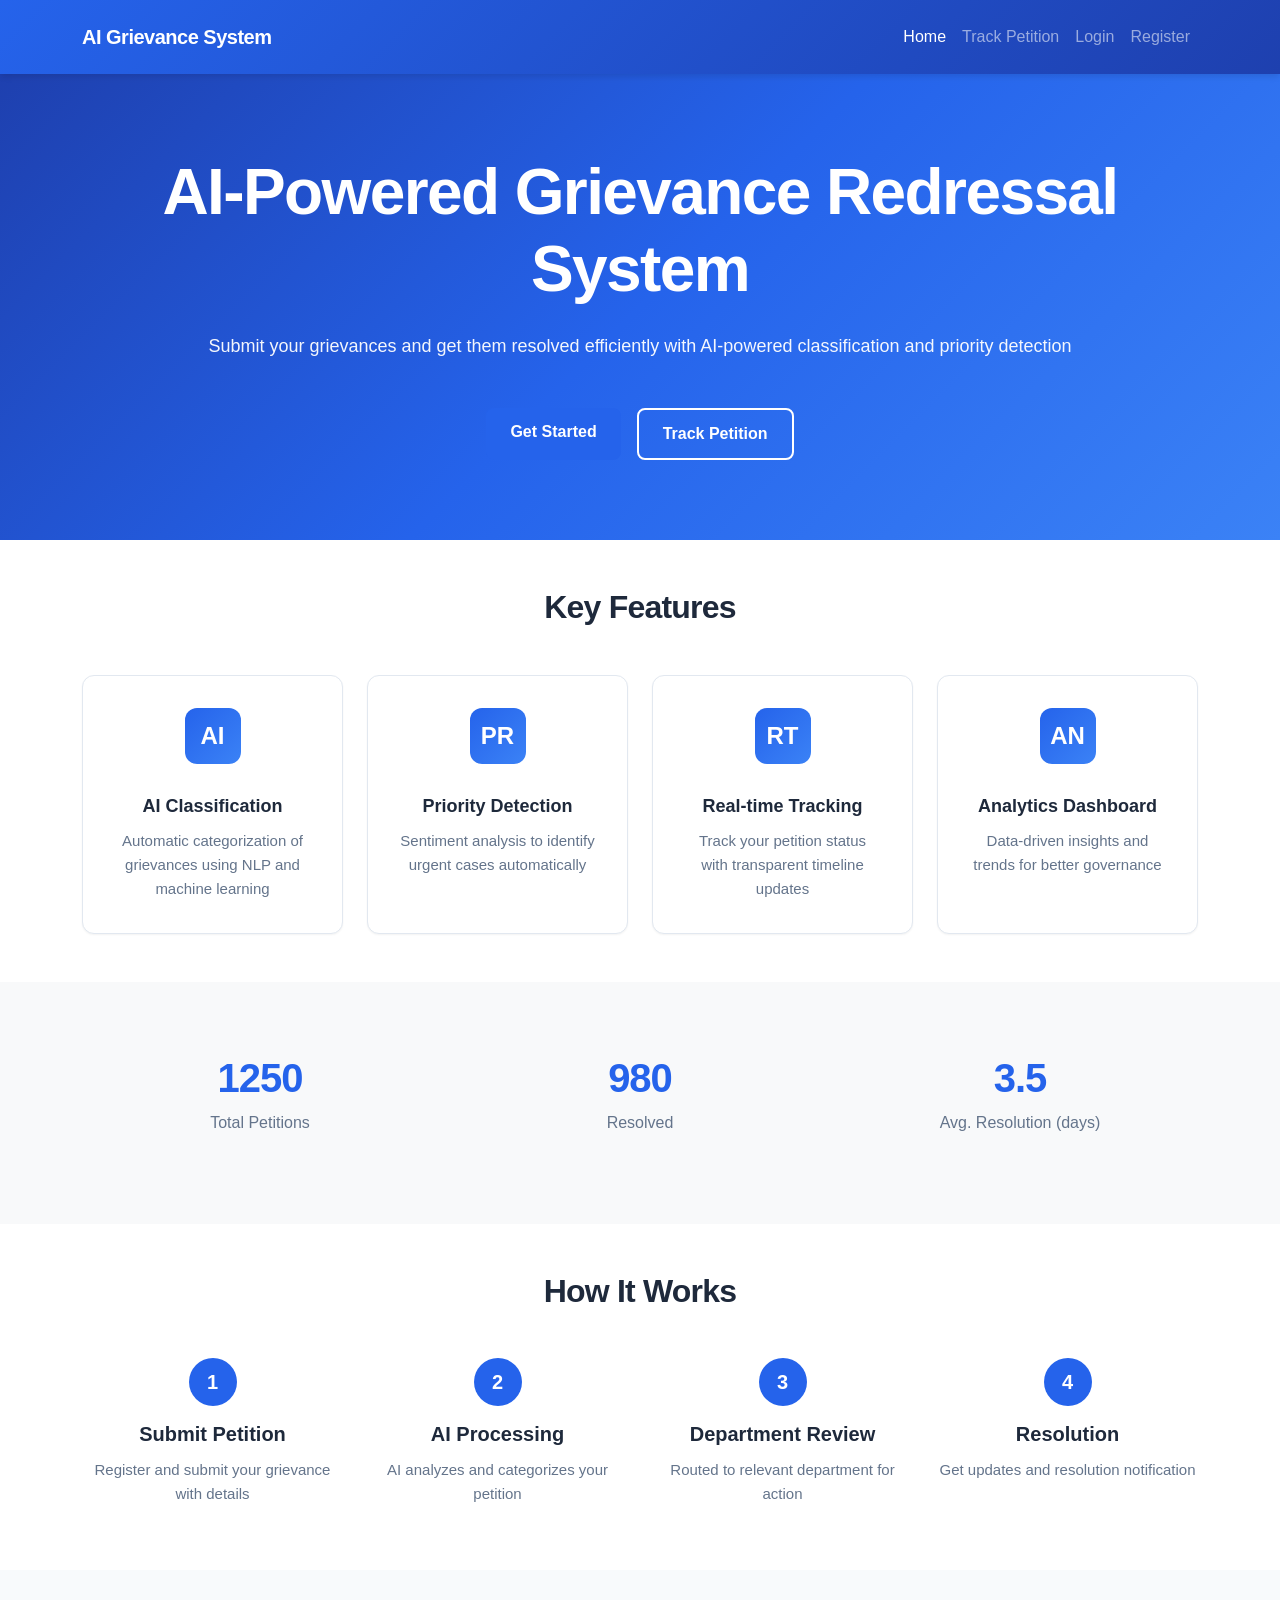
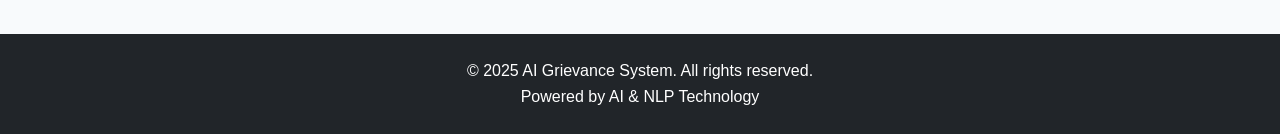
<file: frontend/index.html>
<!DOCTYPE html>
<html lang="en">

<head>
    <meta charset="UTF-8">
    <meta name="viewport" content="width=device-width, initial-scale=1.0">
    <title>AI Grievance System - Home</title>
    <link href="https://cdn.jsdelivr.net/npm/bootstrap@5.3.0/dist/css/bootstrap.min.css" rel="stylesheet">
    <link rel="stylesheet" href="css/style.css">
</head>

<body>
    <nav class="navbar navbar-expand-lg navbar-dark bg-primary">
        <div class="container">
            <a class="navbar-brand" href="index.html">
                <strong>AI Grievance System</strong>
            </a>
            <button class="navbar-toggler" type="button" data-bs-toggle="collapse" data-bs-target="#navbarNav">
                <span class="navbar-toggler-icon"></span>
            </button>
            <div class="collapse navbar-collapse" id="navbarNav">
                <ul class="navbar-nav ms-auto">
                    <li class="nav-item">
                        <a class="nav-link active" href="index.html">Home</a>
                    </li>
                    <li class="nav-item">
                        <a class="nav-link" href="track-petition.html">Track Petition</a>
                    </li>
                    <li class="nav-item">
                        <a class="nav-link" href="login.html">Login</a>
                    </li>
                    <li class="nav-item">
                        <a class="nav-link" href="register.html">Register</a>
                    </li>
                </ul>
            </div>
        </div>
    </nav>

    <!-- Hero Section -->
    <section class="hero-section">
        <div class="container text-center">
            <h1 class="display-3 fw-bold mb-4">AI-Powered Grievance Redressal System</h1>
            <p class="lead mb-5">Submit your grievances and get them resolved efficiently with AI-powered classification
                and priority detection</p>
            <div class="d-flex justify-content-center gap-3">
                <a href="register.html" class="btn btn-primary btn-lg">Get Started</a>
                <a href="track-petition.html" class="btn btn-outline-light btn-lg">Track Petition</a>
            </div>
        </div>
    </section>

    <!-- Features Section -->
    <section class="features-section py-5">
        <div class="container">
            <h2 class="text-center mb-5">Key Features</h2>
            <div class="row g-4">
                <div class="col-md-3">
                    <div class="feature-card">
                        <div class="feature-icon">AI</div>
                        <h4>AI Classification</h4>
                        <p>Automatic categorization of grievances using NLP and machine learning</p>
                    </div>
                </div>
                <div class="col-md-3">
                    <div class="feature-card">
                        <div class="feature-icon">PR</div>
                        <h4>Priority Detection</h4>
                        <p>Sentiment analysis to identify urgent cases automatically</p>
                    </div>
                </div>
                <div class="col-md-3">
                    <div class="feature-card">
                        <div class="feature-icon">RT</div>
                        <h4>Real-time Tracking</h4>
                        <p>Track your petition status with transparent timeline updates</p>
                    </div>
                </div>
                <div class="col-md-3">
                    <div class="feature-card">
                        <div class="feature-icon">AN</div>
                        <h4>Analytics Dashboard</h4>
                        <p>Data-driven insights and trends for better governance</p>
                    </div>
                </div>
            </div>
        </div>
    </section>

    <!-- Stats Section -->
    <section class="stats-section py-5 bg-light">
        <div class="container">
            <div class="row text-center">
                <div class="col-md-4">
                    <div class="stat-item">
                        <h2 class="stat-number" id="totalPetitions">0</h2>
                        <p class="stat-label">Total Petitions</p>
                    </div>
                </div>
                <div class="col-md-4">
                    <div class="stat-item">
                        <h2 class="stat-number" id="resolvedPetitions">0</h2>
                        <p class="stat-label">Resolved</p>
                    </div>
                </div>
                <div class="col-md-4">
                    <div class="stat-item">
                        <h2 class="stat-number" id="avgResolutionTime">0</h2>
                        <p class="stat-label">Avg. Resolution (days)</p>
                    </div>
                </div>
            </div>
        </div>
    </section>

    <!-- How It Works -->
    <section class="how-it-works py-5">
        <div class="container">
            <h2 class="text-center mb-5">How It Works</h2>
            <div class="row">
                <div class="col-md-3 text-center">
                    <div class="step-number">1</div>
                    <h5>Submit Petition</h5>
                    <p>Register and submit your grievance with details</p>
                </div>
                <div class="col-md-3 text-center">
                    <div class="step-number">2</div>
                    <h5>AI Processing</h5>
                    <p>AI analyzes and categorizes your petition</p>
                </div>
                <div class="col-md-3 text-center">
                    <div class="step-number">3</div>
                    <h5>Department Review</h5>
                    <p>Routed to relevant department for action</p>
                </div>
                <div class="col-md-3 text-center">
                    <div class="step-number">4</div>
                    <h5>Resolution</h5>
                    <p>Get updates and resolution notification</p>
                </div>
            </div>
        </div>
    </section>

    <!-- Footer -->
    <footer class="bg-dark text-white py-4">
        <div class="container text-center">
            <p class="mb-0">&copy; 2025 AI Grievance System. All rights reserved.</p>
            <p class="mb-0">Powered by AI & NLP Technology</p>
        </div>
    </footer>

    <script src="https://cdn.jsdelivr.net/npm/bootstrap@5.3.0/dist/js/bootstrap.bundle.min.js"></script>
    <script src="js/app.js"></script>
    <script>
        // Load stats on page load
        document.addEventListener('DOMContentLoaded', function () {
            loadStats();
        });

        async function loadStats() {
            try {
                // For now, show placeholder stats
                // In production, this would fetch from API
                animateNumber('totalPetitions', 1250);
                animateNumber('resolvedPetitions', 980);
                animateNumber('avgResolutionTime', 3.5);
            } catch (error) {
                console.error('Error loading stats:', error);
            }
        }

        function animateNumber(id, target) {
            const element = document.getElementById(id);
            let current = 0;
            const increment = target / 50;
            const timer = setInterval(() => {
                current += increment;
                if (current >= target) {
                    element.textContent = Math.round(target * 10) / 10;
                    clearInterval(timer);
                } else {
                    element.textContent = Math.round(current);
                }
            }, 20);
        }
    </script>
</body>

</html>
</file>
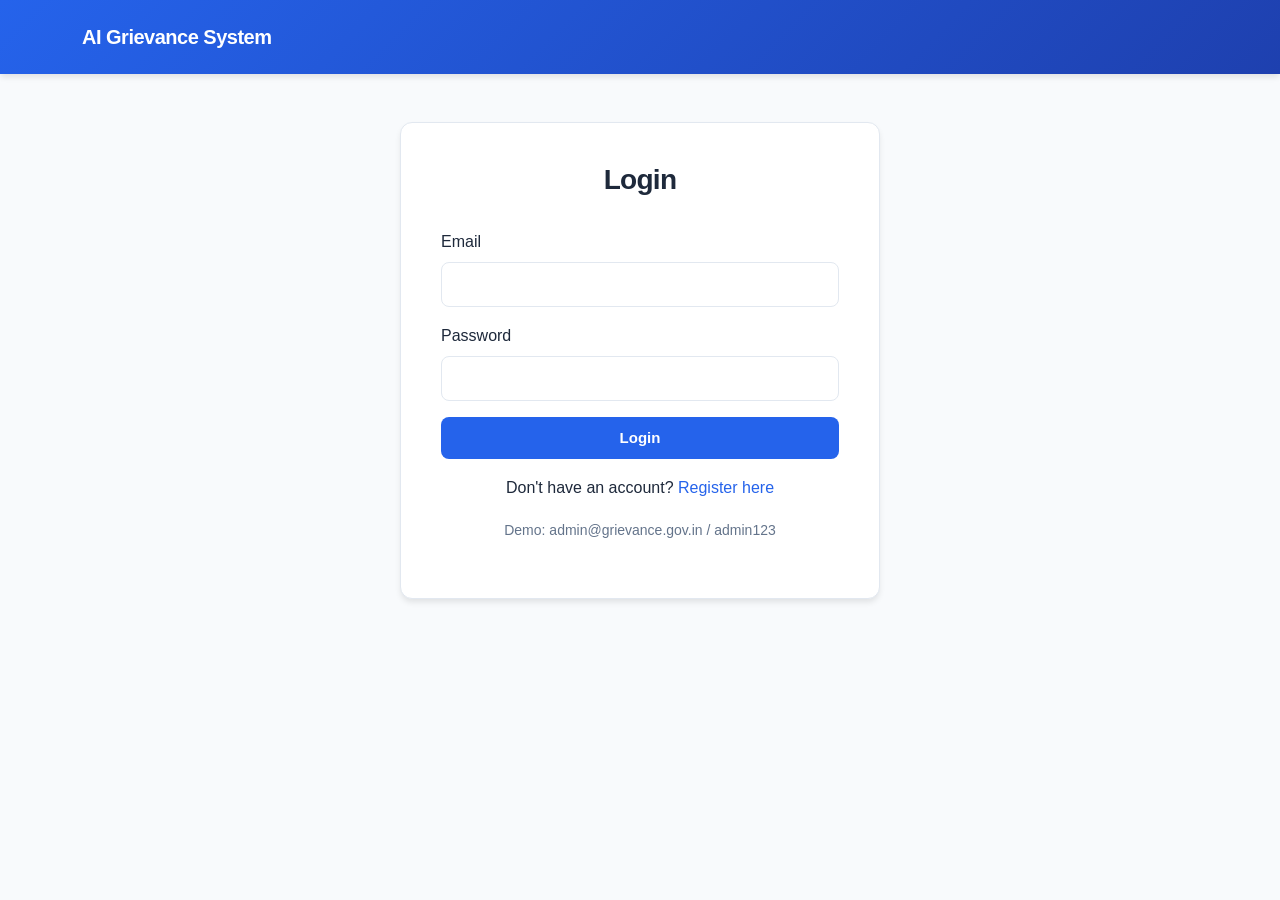
<file: frontend/admin-dashboard.html>
<!DOCTYPE html>
<html lang="en">

<head>
    <meta charset="UTF-8">
    <meta name="viewport" content="width=device-width, initial-scale=1.0">
    <title>Admin Dashboard - AI Grievance System</title>
    <link href="https://cdn.jsdelivr.net/npm/bootstrap@5.3.0/dist/css/bootstrap.min.css" rel="stylesheet">
    <link rel="stylesheet" href="css/style.css">
</head>

<body>
    <nav class="navbar navbar-expand-lg navbar-dark bg-primary">
        <div class="container">
            <a class="navbar-brand" href="index.html"><strong>AI Grievance System</strong></a>
            <div class="collapse navbar-collapse" id="navbarNav">
                <ul class="navbar-nav ms-auto"></ul>
            </div>
        </div>
    </nav>

    <div class="container my-4">
        <h2 class="mb-4">Admin Dashboard - Review Petitions</h2>

        <!-- Filters -->
        <div class="filter-section">
            <div class="row g-3">
                <div class="col-md-3">
                    <select class="form-select" id="statusFilter">
                        <option value="">All Status</option>
                        <option value="submitted" selected>Submitted</option>
                        <option value="in_review">In Review</option>
                        <option value="in_progress">In Progress</option>
                        <option value="resolved">Resolved</option>
                        <option value="rejected">Rejected</option>
                    </select>
                </div>
                <div class="col-md-3">
                    <select class="form-select" id="priorityFilter">
                        <option value="">All Priority</option>
                        <option value="high">High Priority</option>
                        <option value="medium">Medium Priority</option>
                        <option value="low">Low Priority</option>
                    </select>
                </div>
                <div class="col-md-3">
                    <button class="btn btn-primary" onclick="loadPetitions()">Apply Filters</button>
                </div>
            </div>
        </div>

        <!-- Petitions List -->
        <div id="petitionsList" class="mt-4">
            <div class="spinner-container">
                <div class="spinner-border text-primary" role="status"></div>
            </div>
        </div>
    </div>

    <!-- Review Modal -->
    <div class="modal fade" id="reviewModal" tabindex="-1">
        <div class="modal-dialog modal-xl">
            <div class="modal-content">
                <div class="modal-header">
                    <h5 class="modal-title">Review Petition - AI Insights</h5>
                    <button type="button" class="btn-close" data-bs-dismiss="modal"></button>
                </div>
                <div class="modal-body">
                    <div id="petitionReview">
                        <!-- Review content will be loaded here -->
                    </div>
                </div>
            </div>
        </div>
    </div>

    <script src="https://cdn.jsdelivr.net/npm/bootstrap@5.3.0/dist/js/bootstrap.bundle.min.js"></script>
    <script src="js/app.js"></script>
    <script>
        // Check authentication
        if (!checkAuth()) {
            window.location.href = 'login.html';
        }

        // Check if user is admin or officer
        const user = getUser();
        if (user.role !== 'admin' && user.role !== 'officer') {
            showAlert('Access denied. Admin/Officer only.', 'danger');
            setTimeout(() => window.location.href = 'dashboard.html', 2000);
        }

        let reviewModal;

        document.addEventListener('DOMContentLoaded', function () {
            reviewModal = new bootstrap.Modal(document.getElementById('reviewModal'));
            loadPetitions();
        });

        async function loadPetitions() {
            const listContainer = document.getElementById('petitionsList');
            showLoading(listContainer);

            const filters = {
                status: document.getElementById('statusFilter').value,
                priority: document.getElementById('priorityFilter').value
            };

            try {
                const result = await api.getPetitions(filters);

                if (result.petitions && result.petitions.length > 0) {
                    listContainer.innerHTML = result.petitions.map(petition => `
                        <div class="petition-card">
                            <div class="petition-card-header">
                                <div>
                                    <h5 class="mb-1">${petition.title}</h5>
                                    <span class="petition-id">${petition.petition_id}</span>
                                    <span class="ms-2 text-muted">by ${petition.user?.name || 'User'}</span>
                                </div>
                                <div>
                                    <span class="badge ${getStatusBadgeClass(petition.status)}">${formatStatus(petition.status)}</span>
                                    <span class="badge ${getPriorityBadgeClass(petition.priority)} ms-2">${petition.priority.toUpperCase()}</span>
                                    ${petition.urgency_level === 'critical' ? '<span class="badge bg-danger ms-2">CRITICAL</span>' : ''}
                                </div>
                            </div>
                            <p class="text-muted mb-2">${petition.description}</p>
                            <div class="d-flex justify-content-between align-items-center">
                                <div>
                                    <small class="text-muted">
                                        <strong>Department:</strong> ${petition.department || 'Pending'} | 
                                        <strong>Urgency:</strong> ${petition.urgency_level}
                                    </small>
                                </div>
                                <div>
                                    <small class="text-muted">${formatDate(petition.created_at)}</small>
                                    <button class="btn btn-sm btn-primary ms-2" onclick="reviewPetition(${petition.id})">
                                        Review & Decide
                                    </button>
                                </div>
                            </div>
                        </div>
                    `).join('');
                } else {
                    listContainer.innerHTML = `
                        <div class="text-center py-5">
                            <p class="text-muted">No petitions found</p>
                        </div>
                    `;
                }
            } catch (error) {
                listContainer.innerHTML = `<div class="alert alert-danger">Error loading petitions: ${error.message}</div>`;
            }
        }

        async function reviewPetition(id) {
            const reviewContainer = document.getElementById('petitionReview');
            showLoading(reviewContainer);
            reviewModal.show();

            try {
                const result = await api.getPetition(id);
                const petition = result.petition;
                const history = result.status_history;

                reviewContainer.innerHTML = `
                    <div class="row">
                        <div class="col-md-8">
                            <h4>${petition.title}</h4>
                            <p class="text-muted">${petition.petition_id}</p>
                            
                            <div class="card bg-light mb-3">
                                <div class="card-body">
                                    <h6>Petition Details</h6>
                                    <p>${petition.description}</p>
                                    <p class="mb-0"><strong>Submitted by:</strong> ${petition.user.name} (${petition.user.email})</p>
                                    <p class="mb-0"><strong>Date:</strong> ${formatDate(petition.created_at)}</p>
                                </div>
                            </div>

                            <div class="card bg-light mb-3">
                                <div class="card-body">
                                    <h6>Status Timeline</h6>
                                    <div class="timeline">
                                        ${history.map((item, index) => `
                                            <div class="timeline-item ${index === 0 ? 'active' : ''}">
                                                <strong>${formatStatus(item.status)}</strong>
                                                ${item.comment ? `<p class="mb-1">${item.comment}</p>` : ''}
                                                <small class="text-muted">${formatDate(item.timestamp)} - ${item.updated_by}</small>
                                            </div>
                                        `).join('')}
                                    </div>
                                </div>
                            </div>
                        </div>

                        <div class="col-md-4">
                            <div class="card border-primary mb-3">
                                <div class="card-header bg-primary text-white">
                                    <strong>AI-Generated Insights</strong>
                                </div>
                                <div class="card-body">
                                    <p><strong>Category:</strong><br>${petition.category}</p>
                                    <p><strong>Department:</strong><br>${petition.department || 'Pending'}</p>
                                    <p><strong>Priority Level:</strong><br>
                                        <span class="badge ${getPriorityBadgeClass(petition.priority)}">${petition.priority.toUpperCase()}</span>
                                    </p>
                                    <p><strong>Urgency:</strong><br>
                                        <span class="badge ${petition.urgency_level === 'critical' ? 'bg-danger' : 'bg-warning'}">${petition.urgency_level.toUpperCase()}</span>
                                    </p>
                                    <p><strong>Sentiment Score:</strong><br>
                                        ${petition.sentiment_score > 0 ? '😊 Positive' : petition.sentiment_score < 0 ? '😞 Negative' : '😐 Neutral'}
                                        (${petition.sentiment_score.toFixed(2)})
                                    </p>
                                    <hr>
                                    <p class="mb-0"><small class="text-muted">
                                        <strong>AI Recommendation:</strong><br>
                                        ${petition.priority === 'high' ? 'Requires immediate attention and fast-track processing.' :
                        petition.priority === 'medium' ? 'Should be addressed within standard timeframe.' :
                            'Can be scheduled for regular processing.'}
                                    </small></p>
                                </div>
                            </div>

                            <div class="card">
                                <div class="card-header">
                                    <strong>Update Status</strong>
                                </div>
                                <div class="card-body">
                                    <form id="statusUpdateForm">
                                        <div class="mb-3">
                                            <label class="form-label">New Status</label>
                                            <select class="form-select" id="newStatus" required>
                                                <option value="">Select Status</option>
                                                <option value="in_review">In Review</option>
                                                <option value="in_progress">In Progress</option>
                                                <option value="resolved">Resolved</option>
                                                <option value="rejected">Rejected</option>
                                            </select>
                                        </div>
                                        <div class="mb-3" id="rejectionReasonDiv" style="display:none;">
                                            <label class="form-label">Rejection Reason</label>
                                            <select class="form-select" id="rejectionReason">
                                                <option value="">Select Reason</option>
                                                <option value="insufficient_information">Insufficient Information</option>
                                                <option value="duplicate">Duplicate Petition</option>
                                                <option value="out_of_jurisdiction">Out of Jurisdiction</option>
                                                <option value="invalid_request">Invalid Request</option>
                                                <option value="other">Other</option>
                                            </select>
                                        </div>
                                        <div class="mb-3">
                                            <label class="form-label">Comment / Resolution</label>
                                            <textarea class="form-control" id="statusComment" rows="4" required></textarea>
                                            <small class="text-muted">This will be sent to the petitioner</small>
                                        </div>
                                        <button type="submit" class="btn btn-primary w-100">Update Status</button>
                                    </form>
                                </div>
                            </div>
                        </div>
                    </div>
                `;

                // Handle status change to show/hide rejection reason
                document.getElementById('newStatus').addEventListener('change', function () {
                    const rejectionDiv = document.getElementById('rejectionReasonDiv');
                    const commentField = document.getElementById('statusComment');

                    if (this.value === 'rejected') {
                        rejectionDiv.style.display = 'block';
                        commentField.placeholder = 'Explain why this petition is being rejected and provide suggestions for resubmission...';
                    } else if (this.value === 'resolved') {
                        rejectionDiv.style.display = 'none';
                        commentField.placeholder = 'Describe the resolution and actions taken...';
                    } else {
                        rejectionDiv.style.display = 'none';
                        commentField.placeholder = 'Add any relevant comments...';
                    }
                });

                // Handle form submission
                document.getElementById('statusUpdateForm').addEventListener('submit', async function (e) {
                    e.preventDefault();

                    const newStatus = document.getElementById('newStatus').value;
                    let comment = document.getElementById('statusComment').value;
                    const rejectionReason = document.getElementById('rejectionReason').value;

                    // Add rejection reason to comment if rejected
                    if (newStatus === 'rejected' && rejectionReason) {
                        const reasonText = {
                            'insufficient_information': 'Insufficient Information',
                            'duplicate': 'Duplicate Petition',
                            'out_of_jurisdiction': 'Out of Jurisdiction',
                            'invalid_request': 'Invalid Request',
                            'other': 'Other'
                        }[rejectionReason];

                        comment = `[REJECTED - ${reasonText}] ${comment}\\n\\nSuggestion: Please provide more details and resubmit your petition with complete information.`;
                    }

                    try {
                        const result = await api.updatePetitionStatus(petition.id, {
                            status: newStatus,
                            comment: comment
                        });

                        if (result.message) {
                            showAlert('Status updated successfully!', 'success');
                            reviewModal.hide();
                            loadPetitions();
                        } else {
                            showAlert(result.error || 'Failed to update status', 'danger');
                        }
                    } catch (error) {
                        showAlert('Error: ' + error.message, 'danger');
                    }
                });

            } catch (error) {
                reviewContainer.innerHTML = `<div class="alert alert-danger">Error loading petition: ${error.message}</div>`;
            }
        }
    </script>
</body>

</html>
</file>
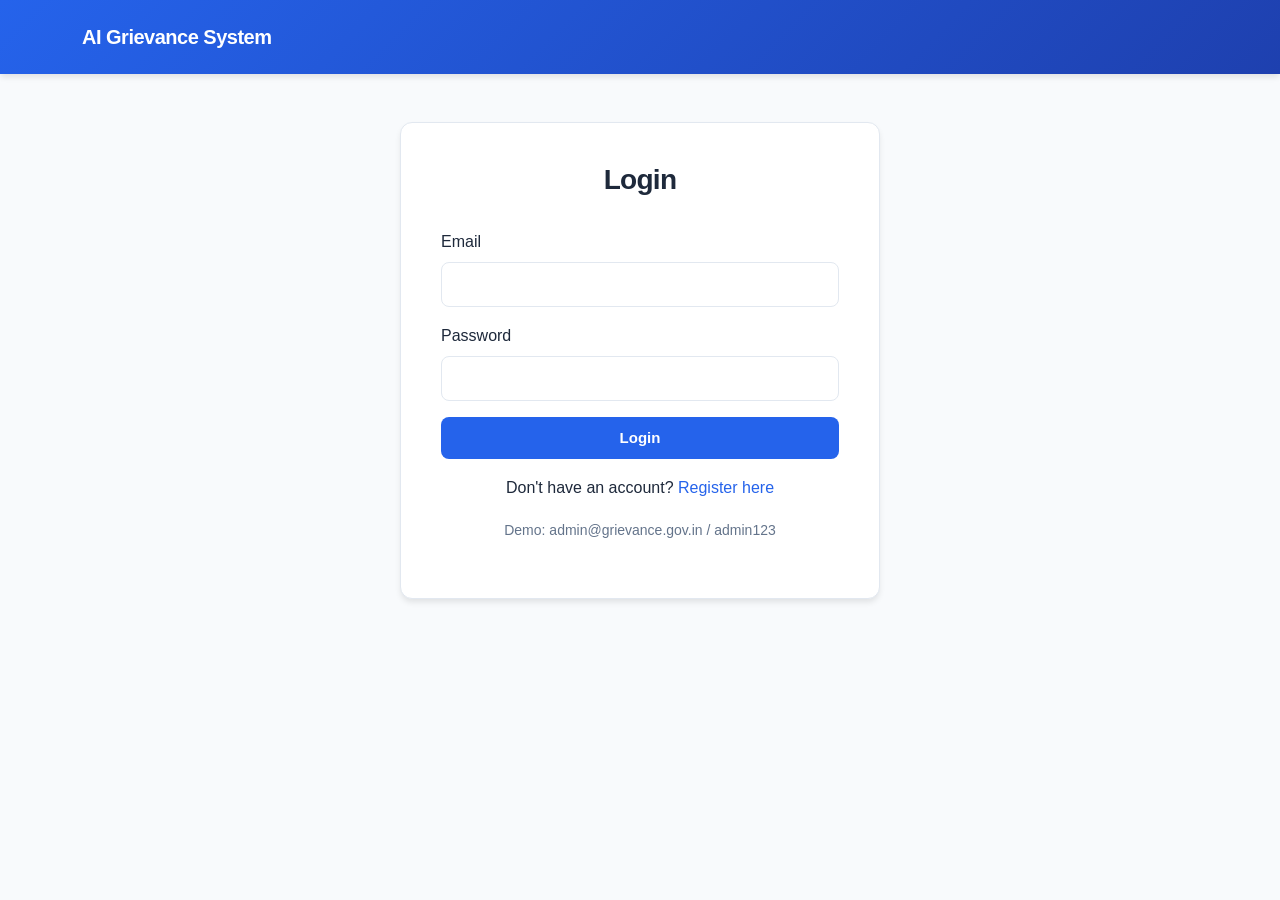
<file: frontend/dashboard.html>
<!DOCTYPE html>
<html lang="en">

<head>
    <meta charset="UTF-8">
    <meta name="viewport" content="width=device-width, initial-scale=1.0">
    <title>Dashboard - AI Grievance System</title>
    <link href="https://cdn.jsdelivr.net/npm/bootstrap@5.3.0/dist/css/bootstrap.min.css" rel="stylesheet">
    <link rel="stylesheet" href="css/style.css">
</head>

<body>
    <nav class="navbar navbar-expand-lg navbar-dark bg-primary">
        <div class="container">
            <a class="navbar-brand" href="index.html"><strong>AI Grievance System</strong></a>
            <div class="collapse navbar-collapse" id="navbarNav">
                <ul class="navbar-nav ms-auto"></ul>
            </div>
        </div>
    </nav>

    <div class="container my-4">
        <div class="row">
            <div class="col-md-12">
                <div class="d-flex justify-content-between align-items-center mb-4">
                    <h2>My Petitions</h2>
                    <a href="submit-petition.html" class="btn btn-primary">
                        + New Petition
                    </a>
                </div>

                <!-- Filters -->
                <div class="filter-section">
                    <div class="row g-3">
                        <div class="col-md-3">
                            <select class="form-select" id="statusFilter">
                                <option value="">All Status</option>
                                <option value="submitted">Submitted</option>
                                <option value="in_review">In Review</option>
                                <option value="in_progress">In Progress</option>
                                <option value="resolved">Resolved</option>
                                <option value="rejected">Rejected</option>
                            </select>
                        </div>
                        <div class="col-md-3">
                            <select class="form-select" id="priorityFilter">
                                <option value="">All Priority</option>
                                <option value="high">High</option>
                                <option value="medium">Medium</option>
                                <option value="low">Low</option>
                            </select>
                        </div>
                        <div class="col-md-3">
                            <button class="btn btn-primary" onclick="loadPetitions()">Apply Filters</button>
                        </div>
                    </div>
                </div>

                <!-- Petitions List -->
                <div id="petitionsList" class="mt-4">
                    <div class="spinner-container">
                        <div class="spinner-border text-primary" role="status"></div>
                    </div>
                </div>
            </div>
        </div>
    </div>

    <!-- Petition Detail Modal -->
    <div class="modal fade" id="petitionModal" tabindex="-1">
        <div class="modal-dialog modal-lg">
            <div class="modal-content">
                <div class="modal-header">
                    <h5 class="modal-title">Petition Details</h5>
                    <button type="button" class="btn-close" data-bs-dismiss="modal"></button>
                </div>
                <div class="modal-body" id="petitionDetails">
                    <!-- Details will be loaded here -->
                </div>
            </div>
        </div>
    </div>

    <script src="https://cdn.jsdelivr.net/npm/bootstrap@5.3.0/dist/js/bootstrap.bundle.min.js"></script>
    <script src="js/app.js"></script>
    <script>
        // Check authentication
        if (!checkAuth()) {
            window.location.href = 'login.html';
        }

        let petitionModal;

        document.addEventListener('DOMContentLoaded', function () {
            petitionModal = new bootstrap.Modal(document.getElementById('petitionModal'));
            loadPetitions();
        });

        async function loadPetitions() {
            const listContainer = document.getElementById('petitionsList');
            showLoading(listContainer);

            const filters = {
                status: document.getElementById('statusFilter').value,
                priority: document.getElementById('priorityFilter').value
            };

            try {
                const result = await api.getPetitions(filters);

                if (result.petitions && result.petitions.length > 0) {
                    listContainer.innerHTML = result.petitions.map(petition => `
                        <div class="petition-card" onclick="viewPetition(${petition.id})">
                            <div class="petition-card-header">
                                <div>
                                    <h5 class="mb-1">${petition.title}</h5>
                                    <span class="petition-id">${petition.petition_id}</span>
                                </div>
                                <div>
                                    <span class="badge ${getStatusBadgeClass(petition.status)}">${formatStatus(petition.status)}</span>
                                    <span class="badge ${getPriorityBadgeClass(petition.priority)} ms-2">${petition.priority.toUpperCase()}</span>
                                </div>
                            </div>
                            <p class="text-muted mb-2">${petition.description}</p>
                            <div class="d-flex justify-content-between align-items-center">
                                <small class="text-muted">
                                    <strong>Department:</strong> ${petition.department || 'Pending'}
                                </small>
                                <small class="text-muted">${formatDate(petition.created_at)}</small>
                            </div>
                        </div>
                    `).join('');
                } else {
                    listContainer.innerHTML = `
                        <div class="text-center py-5">
                            <p class="text-muted">No petitions found</p>
                            <a href="submit-petition.html" class="btn btn-primary">Submit Your First Petition</a>
                        </div>
                    `;
                }
            } catch (error) {
                listContainer.innerHTML = `<div class="alert alert-danger">Error loading petitions: ${error.message}</div>`;
            }
        }

        async function viewPetition(id) {
            const detailsContainer = document.getElementById('petitionDetails');
            showLoading(detailsContainer);
            petitionModal.show();

            try {
                const result = await api.getPetition(id);
                const petition = result.petition;
                const history = result.status_history;

                detailsContainer.innerHTML = `
                    <div class="mb-3">
                        <h5>${petition.title}</h5>
                        <p class="text-muted">${petition.petition_id}</p>
                    </div>
                    <div class="mb-3">
                        <strong>Description:</strong>
                        <p>${petition.description}</p>
                    </div>
                    <div class="row mb-3">
                        <div class="col-md-6">
                            <strong>Category:</strong> ${petition.category}<br>
                            <strong>Department:</strong> ${petition.department || 'Pending'}<br>
                            <strong>Priority:</strong> <span class="badge ${getPriorityBadgeClass(petition.priority)}">${petition.priority.toUpperCase()}</span>
                        </div>
                        <div class="col-md-6">
                            <strong>Status:</strong> <span class="badge ${getStatusBadgeClass(petition.status)}">${formatStatus(petition.status)}</span><br>
                            <strong>Created:</strong> ${formatDate(petition.created_at)}<br>
                            ${petition.resolved_at ? `<strong>Resolved:</strong> ${formatDate(petition.resolved_at)}` : ''}
                        </div>
                    </div>
                    ${petition.resolution_comment ? `
                        <div class="alert alert-success">
                            <strong>Resolution:</strong> ${petition.resolution_comment}
                        </div>
                    ` : ''}
                    <div class="mt-4">
                        <h6>Status Timeline</h6>
                        <div class="timeline">
                            ${history.map((item, index) => `
                                <div class="timeline-item ${index === 0 ? 'active' : ''}">
                                    <strong>${formatStatus(item.status)}</strong>
                                    <p class="mb-1">${item.comment || 'Status updated'}</p>
                                    <small class="text-muted">${formatDate(item.timestamp)} - ${item.updated_by}</small>
                                </div>
                            `).join('')}
                        </div>
                    </div>
                `;
            } catch (error) {
                detailsContainer.innerHTML = `<div class="alert alert-danger">Error loading details: ${error.message}</div>`;
            }
        }
    </script>
</body>

</html>
</file>
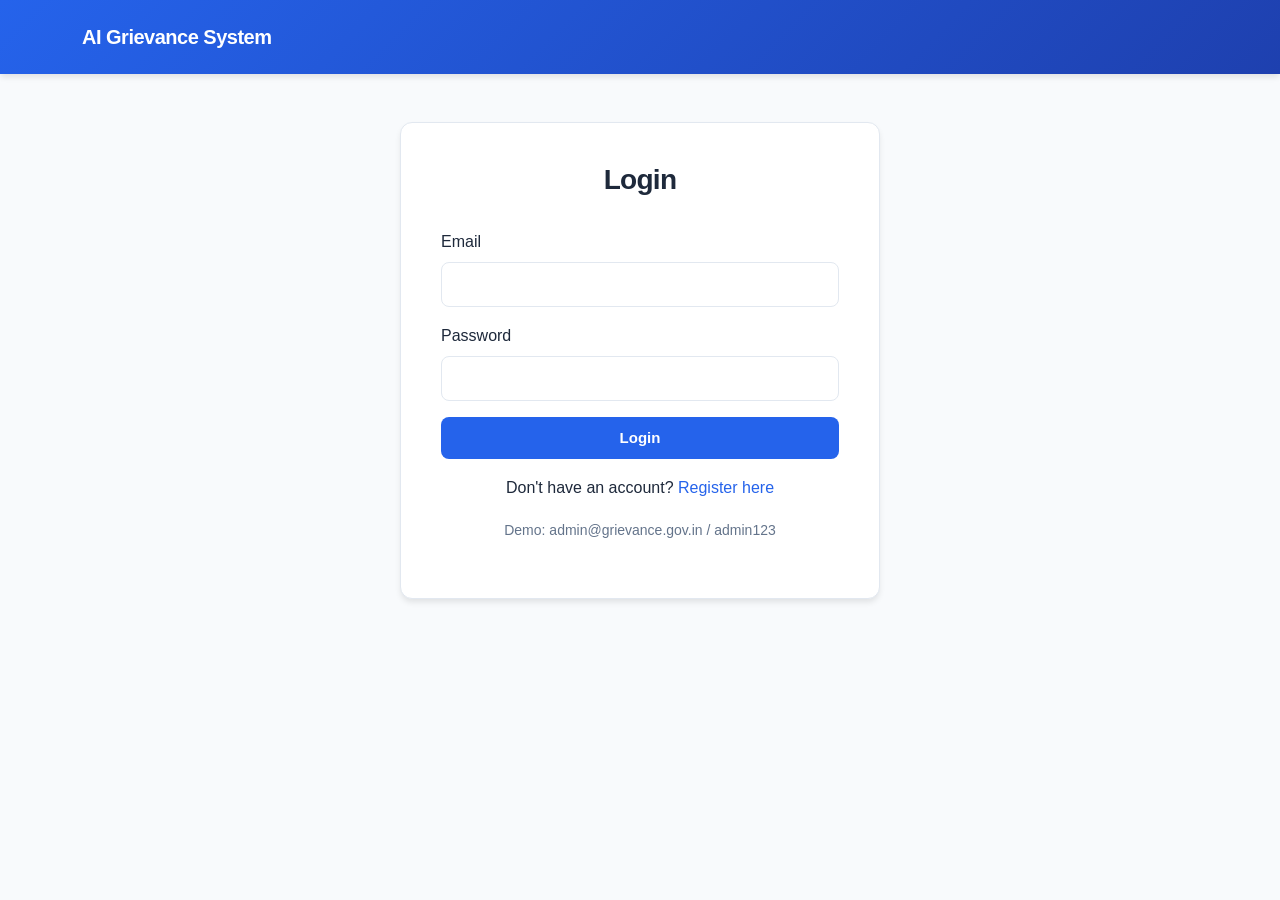
<file: frontend/login.html>
<!DOCTYPE html>
<html lang="en">

<head>
    <meta charset="UTF-8">
    <meta name="viewport" content="width=device-width, initial-scale=1.0">
    <title>Login - AI Grievance System</title>
    <link href="https://cdn.jsdelivr.net/npm/bootstrap@5.3.0/dist/css/bootstrap.min.css" rel="stylesheet">
    <link rel="stylesheet" href="css/style.css">
</head>

<body>
    <nav class="navbar navbar-expand-lg navbar-dark bg-primary">
        <div class="container">
            <a class="navbar-brand" href="index.html"><strong>AI Grievance System</strong></a>
        </div>
    </nav>

    <div class="container">
        <div class="form-container">
            <h2 class="text-center">Login</h2>
            <form id="loginForm">
                <div class="mb-3">
                    <label for="email" class="form-label">Email</label>
                    <input type="email" class="form-control" id="email" required>
                </div>
                <div class="mb-3">
                    <label for="password" class="form-label">Password</label>
                    <input type="password" class="form-control" id="password" required>
                </div>
                <button type="submit" class="btn btn-primary w-100">Login</button>
            </form>
            <p class="text-center mt-3">
                Don't have an account? <a href="register.html">Register here</a>
            </p>
            <p class="text-center text-muted">
                <small>Demo: admin@grievance.gov.in / admin123</small>
            </p>
        </div>
    </div>

    <script src="https://cdn.jsdelivr.net/npm/bootstrap@5.3.0/dist/js/bootstrap.bundle.min.js"></script>
    <script src="js/app.js"></script>
    <script>
        document.getElementById('loginForm').addEventListener('submit', async function (e) {
            e.preventDefault();

            const email = document.getElementById('email').value;
            const password = document.getElementById('password').value;

            try {
                const result = await api.login({ email, password });

                if (result.token) {
                    saveToken(result.token);
                    saveUser(result.user);
                    showAlert('Login successful!', 'success');
                    setTimeout(() => {
                        window.location.href = 'dashboard.html';
                    }, 1000);
                } else {
                    showAlert(result.error || 'Login failed', 'danger');
                }
            } catch (error) {
                showAlert('Error: ' + error.message, 'danger');
            }
        });
    </script>
</body>

</html>
</file>
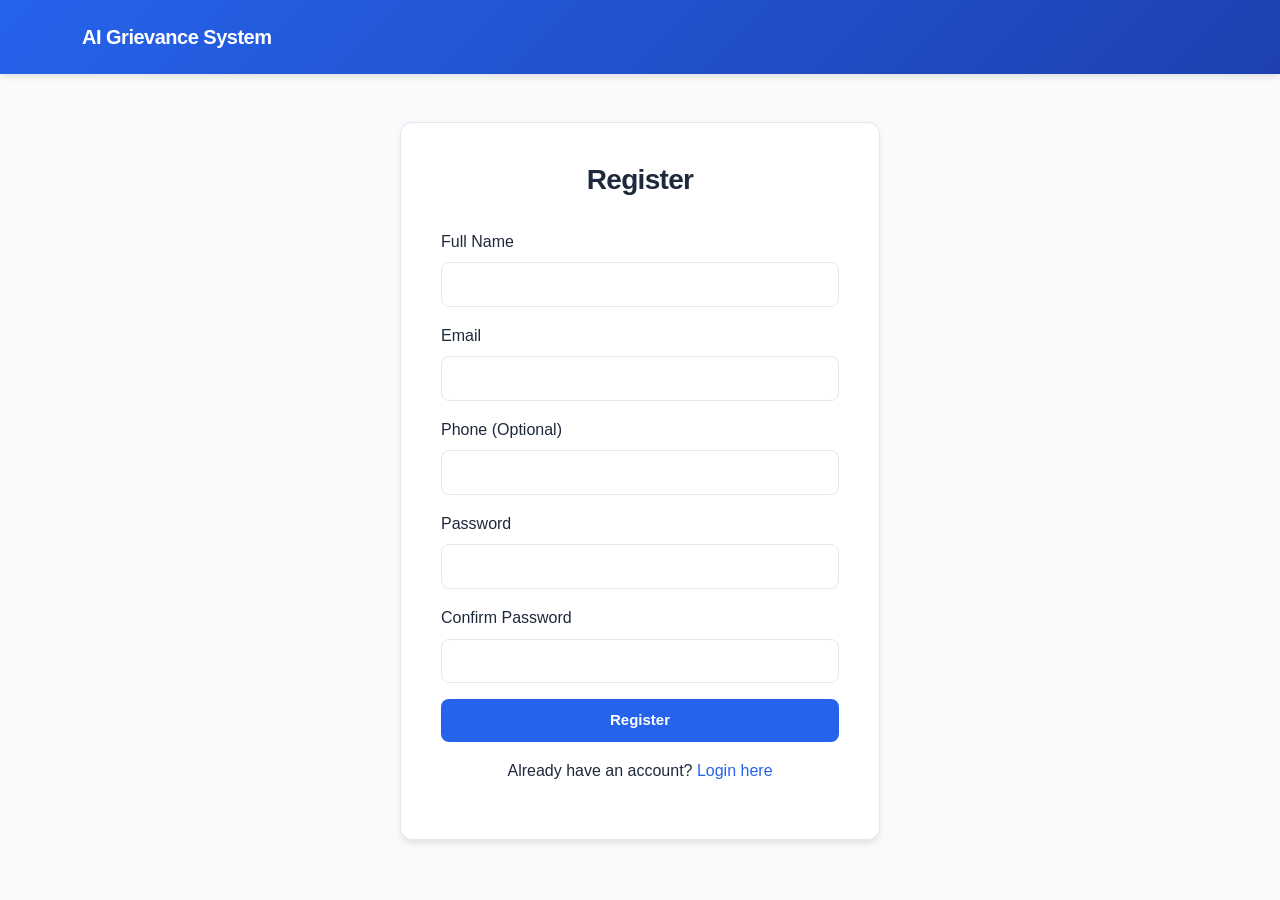
<file: frontend/register.html>
<!DOCTYPE html>
<html lang="en">

<head>
    <meta charset="UTF-8">
    <meta name="viewport" content="width=device-width, initial-scale=1.0">
    <title>Register - AI Grievance System</title>
    <link href="https://cdn.jsdelivr.net/npm/bootstrap@5.3.0/dist/css/bootstrap.min.css" rel="stylesheet">
    <link rel="stylesheet" href="css/style.css">
</head>

<body>
    <nav class="navbar navbar-expand-lg navbar-dark bg-primary">
        <div class="container">
            <a class="navbar-brand" href="index.html"><strong>AI Grievance System</strong></a>
        </div>
    </nav>

    <div class="container">
        <div class="form-container">
            <h2 class="text-center">Register</h2>
            <form id="registerForm">
                <div class="mb-3">
                    <label for="name" class="form-label">Full Name</label>
                    <input type="text" class="form-control" id="name" required>
                </div>
                <div class="mb-3">
                    <label for="email" class="form-label">Email</label>
                    <input type="email" class="form-control" id="email" required>
                </div>
                <div class="mb-3">
                    <label for="phone" class="form-label">Phone (Optional)</label>
                    <input type="tel" class="form-control" id="phone">
                </div>
                <div class="mb-3">
                    <label for="password" class="form-label">Password</label>
                    <input type="password" class="form-control" id="password" required minlength="6">
                </div>
                <div class="mb-3">
                    <label for="confirmPassword" class="form-label">Confirm Password</label>
                    <input type="password" class="form-control" id="confirmPassword" required>
                </div>
                <button type="submit" class="btn btn-primary w-100">Register</button>
            </form>
            <p class="text-center mt-3">
                Already have an account? <a href="login.html">Login here</a>
            </p>
        </div>
    </div>

    <script src="https://cdn.jsdelivr.net/npm/bootstrap@5.3.0/dist/js/bootstrap.bundle.min.js"></script>
    <script src="js/app.js"></script>
    <script>
        document.getElementById('registerForm').addEventListener('submit', async function (e) {
            e.preventDefault();

            const password = document.getElementById('password').value;
            const confirmPassword = document.getElementById('confirmPassword').value;

            if (password !== confirmPassword) {
                showAlert('Passwords do not match!', 'danger');
                return;
            }

            const userData = {
                name: document.getElementById('name').value,
                email: document.getElementById('email').value,
                phone: document.getElementById('phone').value,
                password: password,
                role: 'citizen'
            };

            try {
                const result = await api.register(userData);

                if (result.user) {
                    showAlert('Registration successful! Please login.', 'success');
                    setTimeout(() => {
                        window.location.href = 'login.html';
                    }, 2000);
                } else {
                    showAlert(result.error || 'Registration failed', 'danger');
                }
            } catch (error) {
                showAlert('Error: ' + error.message, 'danger');
            }
        });
    </script>
</body>

</html>
</file>
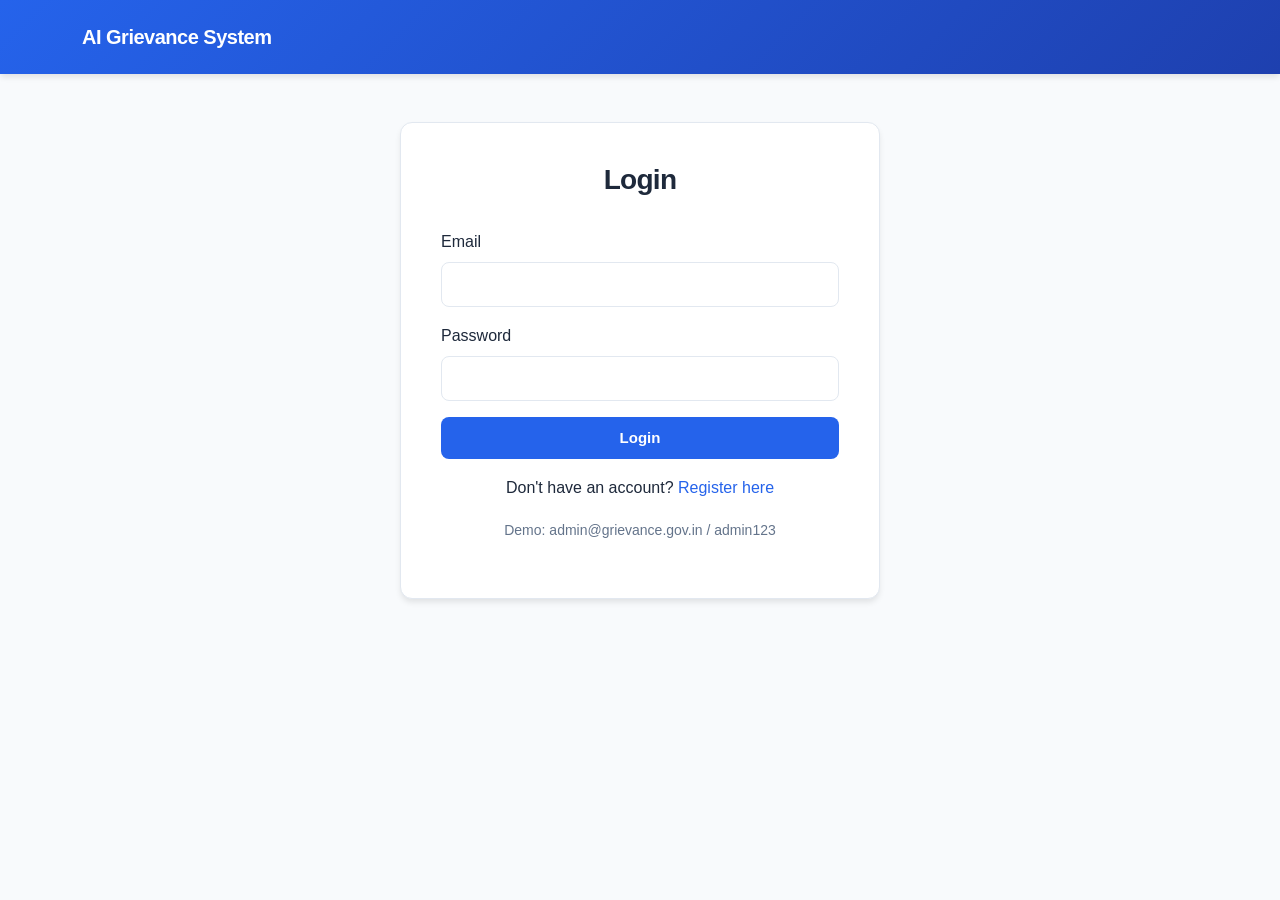
<file: frontend/submit-petition.html>
<!DOCTYPE html>
<html lang="en">

<head>
    <meta charset="UTF-8">
    <meta name="viewport" content="width=device-width, initial-scale=1.0">
    <title>Submit Petition - AI Grievance System</title>
    <link href="https://cdn.jsdelivr.net/npm/bootstrap@5.3.0/dist/css/bootstrap.min.css" rel="stylesheet">
    <link rel="stylesheet" href="css/style.css">
</head>

<body>
    <nav class="navbar navbar-expand-lg navbar-dark bg-primary">
        <div class="container">
            <a class="navbar-brand" href="index.html"><strong>AI Grievance System</strong></a>
            <div class="collapse navbar-collapse" id="navbarNav">
                <ul class="navbar-nav ms-auto"></ul>
            </div>
        </div>
    </nav>

    <div class="container my-5">
        <div class="row justify-content-center">
            <div class="col-md-8">
                <div class="card shadow">
                    <div class="card-body p-4">
                        <h2 class="card-title mb-4">Submit New Petition</h2>
                        <form id="petitionForm">
                            <div class="mb-3">
                                <label for="title" class="form-label">Petition Title *</label>
                                <input type="text" class="form-control" id="title" required maxlength="200">
                                <small class="text-muted">Brief summary of your grievance</small>
                            </div>

                            <div class="mb-3">
                                <label for="description" class="form-label">Description *</label>
                                <textarea class="form-control" id="description" rows="6" required></textarea>
                                <small class="text-muted">Provide detailed information about your grievance</small>
                            </div>

                            <div class="mb-3">
                                <label for="attachment" class="form-label">Attachment (Optional)</label>
                                <input type="file" class="form-control" id="attachment"
                                    accept=".pdf,.jpg,.jpeg,.png,.doc,.docx">
                                <small class="text-muted">Supported: PDF, Images, Word documents (Max 5MB)</small>
                            </div>

                            <div class="alert alert-info">
                                <strong>AI Processing:</strong> Your petition will be automatically analyzed and
                                categorized using AI. Priority will be assigned based on urgency detection.
                            </div>

                            <div id="aiAnalysisResult" class="mb-3" style="display: none;">
                                <div class="card bg-light">
                                    <div class="card-body">
                                        <h6>AI Analysis Preview:</h6>
                                        <p class="mb-1"><strong>Category:</strong> <span id="aiCategory"></span></p>
                                        <p class="mb-1"><strong>Priority:</strong> <span id="aiPriority"></span></p>
                                        <p class="mb-0"><strong>Keywords:</strong> <span id="aiKeywords"></span></p>
                                    </div>
                                </div>
                            </div>

                            <button type="submit" class="btn btn-primary btn-lg w-100" id="submitBtn">
                                Submit Petition
                            </button>
                        </form>
                    </div>
                </div>
            </div>
        </div>
    </div>

    <script src="https://cdn.jsdelivr.net/npm/bootstrap@5.3.0/dist/js/bootstrap.bundle.min.js"></script>
    <script src="js/app.js"></script>
    <script>
        // Check authentication
        if (!checkAuth()) {
            window.location.href = 'login.html';
        }

        document.getElementById('petitionForm').addEventListener('submit', async function (e) {
            e.preventDefault();

            const submitBtn = document.getElementById('submitBtn');
            submitBtn.disabled = true;
            submitBtn.innerHTML = '<span class="spinner-border spinner-border-sm"></span> Processing...';

            const formData = new FormData();
            formData.append('title', document.getElementById('title').value);
            formData.append('description', document.getElementById('description').value);

            const attachment = document.getElementById('attachment').files[0];
            if (attachment) {
                formData.append('attachment', attachment);
            }

            try {
                const result = await api.submitPetition(formData);

                if (result.petition_id) {
                    // Show AI analysis
                    const analysis = result.ai_analysis;
                    document.getElementById('aiCategory').textContent = analysis.category;
                    document.getElementById('aiPriority').innerHTML = `<span class="badge ${getPriorityBadgeClass(analysis.priority)}">${analysis.priority.toUpperCase()}</span>`;
                    document.getElementById('aiKeywords').textContent = analysis.keywords.join(', ');
                    document.getElementById('aiAnalysisResult').style.display = 'block';

                    showAlert(`Petition submitted successfully! Your Petition ID: <strong>${result.petition_id}</strong>`, 'success');

                    setTimeout(() => {
                        window.location.href = 'dashboard.html';
                    }, 3000);
                } else {
                    showAlert(result.error || 'Failed to submit petition', 'danger');
                    submitBtn.disabled = false;
                    submitBtn.innerHTML = 'Submit Petition';
                }
            } catch (error) {
                showAlert('Error: ' + error.message, 'danger');
                submitBtn.disabled = false;
                submitBtn.innerHTML = 'Submit Petition';
            }
        });
    </script>
</body>

</html>
</file>
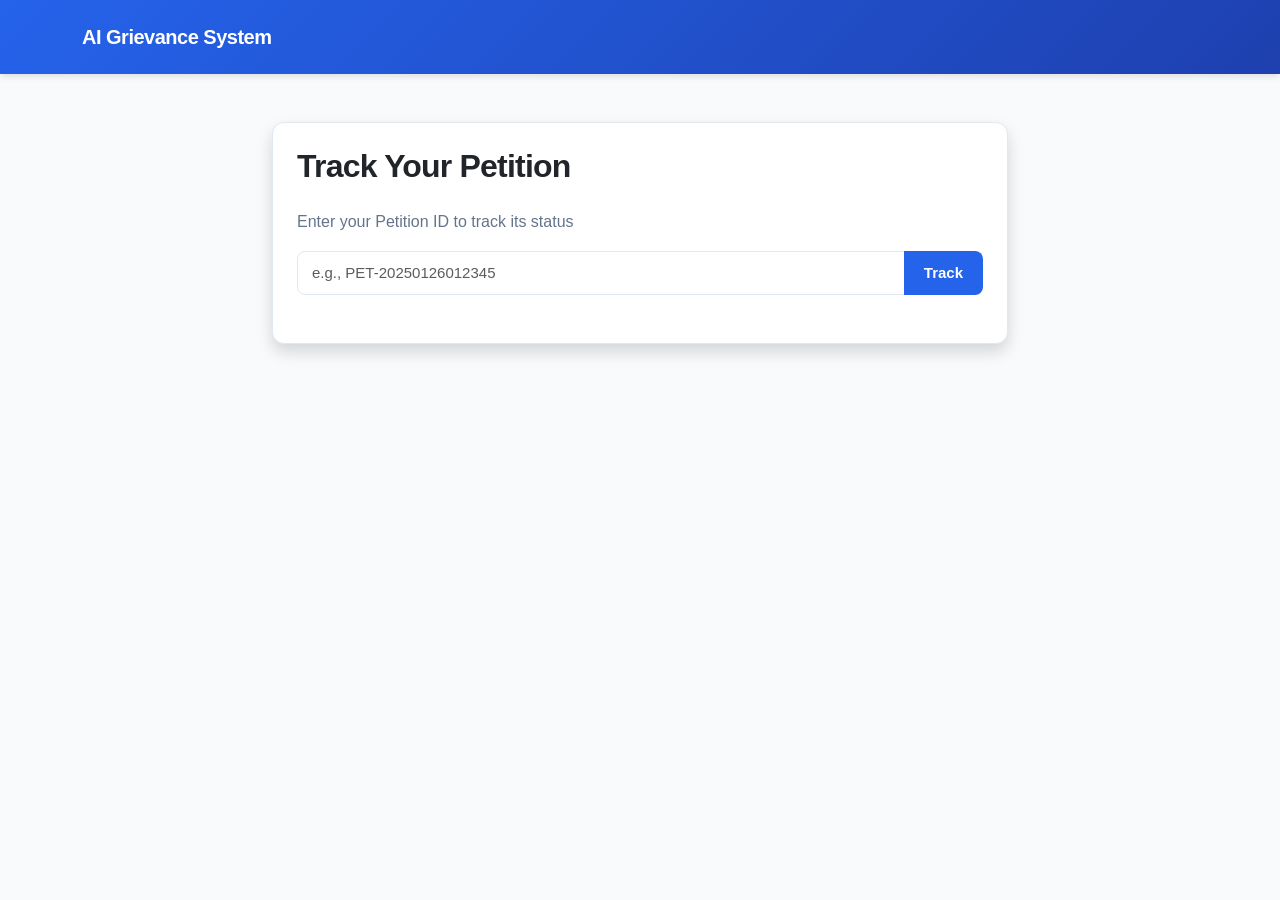
<file: frontend/track-petition.html>
<!DOCTYPE html>
<html lang="en">

<head>
    <meta charset="UTF-8">
    <meta name="viewport" content="width=device-width, initial-scale=1.0">
    <title>Track Petition - AI Grievance System</title>
    <link href="https://cdn.jsdelivr.net/npm/bootstrap@5.3.0/dist/css/bootstrap.min.css" rel="stylesheet">
    <link rel="stylesheet" href="css/style.css">
</head>

<body>
    <nav class="navbar navbar-expand-lg navbar-dark bg-primary">
        <div class="container">
            <a class="navbar-brand" href="index.html"><strong>AI Grievance System</strong></a>
        </div>
    </nav>

    <div class="container my-5">
        <div class="row justify-content-center">
            <div class="col-md-8">
                <div class="card shadow">
                    <div class="card-body p-4">
                        <h2 class="card-title mb-4">Track Your Petition</h2>
                        <p class="text-muted">Enter your Petition ID to track its status</p>

                        <div class="input-group mb-4">
                            <input type="text" class="form-control" id="petitionIdInput"
                                placeholder="e.g., PET-20250126012345">
                            <button class="btn btn-primary" onclick="trackPetition()">Track</button>
                        </div>

                        <div id="trackingResult"></div>
                    </div>
                </div>
            </div>
        </div>
    </div>

    <script src="https://cdn.jsdelivr.net/npm/bootstrap@5.3.0/dist/js/bootstrap.bundle.min.js"></script>
    <script src="js/app.js"></script>
    <script>
        async function trackPetition() {
            const petitionId = document.getElementById('petitionIdInput').value.trim();
            const resultContainer = document.getElementById('trackingResult');

            if (!petitionId) {
                showAlert('Please enter a Petition ID', 'warning');
                return;
            }

            showLoading(resultContainer);

            try {
                const result = await api.trackPetition(petitionId);

                if (result.petition_id) {
                    resultContainer.innerHTML = `
                        <div class="card bg-light">
                            <div class="card-body">
                                <h5 class="card-title">${result.title}</h5>
                                <p class="mb-2"><strong>Petition ID:</strong> ${result.petition_id}</p>
                                <p class="mb-2"><strong>Category:</strong> ${result.category}</p>
                                <p class="mb-2"><strong>Department:</strong> ${result.department || 'Pending'}</p>
                                <p class="mb-2">
                                    <strong>Priority:</strong> 
                                    <span class="badge ${getPriorityBadgeClass(result.priority)}">${result.priority.toUpperCase()}</span>
                                </p>
                                <p class="mb-3">
                                    <strong>Current Status:</strong> 
                                    <span class="badge ${getStatusBadgeClass(result.status)}">${formatStatus(result.status)}</span>
                                </p>

                                <h6 class="mt-4">Status Timeline</h6>
                                <div class="timeline">
                                    ${result.status_timeline.map((item, index) => `
                                        <div class="timeline-item ${index === 0 ? 'active' : ''}">
                                            <strong>${formatStatus(item.status)}</strong>
                                            ${item.comment ? `<p class="mb-1">${item.comment}</p>` : ''}
                                            <small class="text-muted">${formatDate(item.timestamp)}</small>
                                        </div>
                                    `).join('')}
                                </div>
                            </div>
                        </div>
                    `;
                } else {
                    resultContainer.innerHTML = `
                        <div class="alert alert-warning">
                            Petition not found. Please check the Petition ID and try again.
                        </div>
                    `;
                }
            } catch (error) {
                resultContainer.innerHTML = `
                    <div class="alert alert-danger">
                        Error tracking petition: ${error.message}
                    </div>
                `;
            }
        }

        // Allow Enter key to trigger search
        document.getElementById('petitionIdInput').addEventListener('keypress', function (e) {
            if (e.key === 'Enter') {
                trackPetition();
            }
        });
    </script>
</body>

</html>
</file>
<file: frontend/css/style.css>
/* Professional AI Grievance System Stylesheet */

:root {
    --primary-color: #2563eb;
    --primary-dark: #1e40af;
    --primary-light: #3b82f6;
    --secondary-color: #64748b;
    --success-color: #10b981;
    --danger-color: #ef4444;
    --warning-color: #f59e0b;
    --info-color: #06b6d4;
    --light-bg: #f8fafc;
    --dark-color: #1e293b;
    --border-color: #e2e8f0;
    --text-muted: #64748b;
    --shadow-sm: 0 1px 2px 0 rgba(0, 0, 0, 0.05);
    --shadow-md: 0 4px 6px -1px rgba(0, 0, 0, 0.1);
    --shadow-lg: 0 10px 15px -3px rgba(0, 0, 0, 0.1);
}

* {
    margin: 0;
    padding: 0;
    box-sizing: border-box;
}

body {
    font-family: -apple-system, BlinkMacSystemFont, 'Segoe UI', 'Roboto', 'Oxygen', 'Ubuntu', 'Cantarell', sans-serif;
    line-height: 1.6;
    color: var(--dark-color);
    background-color: var(--light-bg);
}

/* Navbar */
.navbar {
    background: linear-gradient(135deg, var(--primary-color) 0%, var(--primary-dark) 100%) !important;
    box-shadow: var(--shadow-md);
    padding: 1rem 0;
}

.navbar-brand {
    font-size: 1.25rem;
    font-weight: 600;
    letter-spacing: -0.025em;
}

.nav-link {
    font-weight: 500;
    transition: opacity 0.2s ease;
}

.nav-link:hover {
    opacity: 0.8;
}

/* Hero Section */
.hero-section {
    background: linear-gradient(135deg, #1e40af 0%, #2563eb 50%, #3b82f6 100%);
    color: white;
    padding: 80px 0;
    min-height: 450px;
    display: flex;
    align-items: center;
}

.hero-section h1 {
    font-weight: 700;
    letter-spacing: -0.025em;
    margin-bottom: 1.5rem;
}

.hero-section .lead {
    font-size: 1.125rem;
    font-weight: 400;
    opacity: 0.95;
}

/* Feature Cards */
.features-section {
    background: white;
    padding: 4rem 0;
}

.feature-card {
    background: white;
    padding: 2rem;
    border-radius: 12px;
    border: 1px solid var(--border-color);
    text-align: center;
    box-shadow: var(--shadow-sm);
    transition: all 0.3s ease;
    height: 100%;
}

.feature-card:hover {
    transform: translateY(-4px);
    box-shadow: var(--shadow-lg);
    border-color: var(--primary-color);
}

.feature-card h4 {
    font-size: 1.125rem;
    font-weight: 600;
    color: var(--dark-color);
    margin: 1rem 0 0.75rem 0;
}

.feature-card p {
    color: var(--text-muted);
    font-size: 0.9375rem;
    margin: 0;
}

.feature-icon {
    width: 56px;
    height: 56px;
    background: linear-gradient(135deg, var(--primary-color), var(--primary-light));
    border-radius: 12px;
    display: inline-flex;
    align-items: center;
    justify-content: center;
    color: white;
    font-size: 1.5rem;
    font-weight: 600;
    margin-bottom: 1rem;
}

/* Stats Section */
.stats-section {
    background: var(--light-bg);
    padding: 3rem 0;
}

.stat-item {
    padding: 1.5rem;
}

.stat-number {
    font-size: 2.5rem;
    font-weight: 700;
    color: var(--primary-color);
    margin-bottom: 0.5rem;
    letter-spacing: -0.025em;
}

.stat-label {
    font-size: 1rem;
    color: var(--text-muted);
    font-weight: 500;
}

/* How It Works */
.how-it-works {
    padding: 4rem 0;
    background: white;
}

.step-number {
    width: 48px;
    height: 48px;
    background: var(--primary-color);
    color: white;
    border-radius: 50%;
    display: inline-flex;
    align-items: center;
    justify-content: center;
    font-size: 1.25rem;
    font-weight: 600;
    margin-bottom: 1rem;
}

.how-it-works h5 {
    font-weight: 600;
    margin-bottom: 0.75rem;
}

.how-it-works p {
    color: var(--text-muted);
    font-size: 0.9375rem;
}

/* Forms */
.form-container {
    max-width: 480px;
    margin: 3rem auto;
    padding: 2.5rem;
    background: white;
    border-radius: 12px;
    box-shadow: var(--shadow-md);
    border: 1px solid var(--border-color);
}

.form-container h2 {
    margin-bottom: 2rem;
    color: var(--dark-color);
    font-weight: 600;
    font-size: 1.75rem;
}

.form-label {
    font-weight: 500;
    color: var(--dark-color);
    margin-bottom: 0.5rem;
}

.form-control,
.form-select {
    border: 1px solid var(--border-color);
    border-radius: 8px;
    padding: 0.625rem 0.875rem;
    font-size: 0.9375rem;
    transition: all 0.2s ease;
}

.form-control:focus,
.form-select:focus {
    border-color: var(--primary-color);
    box-shadow: 0 0 0 3px rgba(37, 99, 235, 0.1);
}

/* Priority Badges */
.badge-priority-high {
    background-color: var(--danger-color);
    color: white;
}

.badge-priority-medium {
    background-color: var(--warning-color);
    color: white;
}

.badge-priority-low {
    background-color: var(--success-color);
    color: white;
}

/* Status Badges */
.badge-status-submitted {
    background-color: var(--info-color);
    color: white;
}

.badge-status-in_review {
    background-color: var(--warning-color);
    color: white;
}

.badge-status-in_progress {
    background-color: var(--primary-color);
    color: white;
}

.badge-status-resolved {
    background-color: var(--success-color);
    color: white;
}

.badge-status-rejected {
    background-color: var(--danger-color);
    color: white;
}

.badge {
    padding: 0.375rem 0.75rem;
    font-size: 0.75rem;
    font-weight: 600;
    letter-spacing: 0.025em;
    text-transform: uppercase;
}

/* Petition Cards */
.petition-card {
    background: white;
    border-radius: 12px;
    padding: 1.5rem;
    margin-bottom: 1rem;
    border: 1px solid var(--border-color);
    box-shadow: var(--shadow-sm);
    transition: all 0.3s ease;
    cursor: pointer;
}

.petition-card:hover {
    box-shadow: var(--shadow-md);
    border-color: var(--primary-color);
}

.petition-card-header {
    display: flex;
    justify-content: space-between;
    align-items: start;
    margin-bottom: 0.75rem;
}

.petition-card h5 {
    font-size: 1.125rem;
    font-weight: 600;
    color: var(--dark-color);
    margin-bottom: 0.25rem;
}

.petition-id {
    font-size: 0.8125rem;
    color: var(--text-muted);
    font-weight: 500;
}

/* Timeline */
.timeline {
    position: relative;
    padding-left: 2rem;
}

.timeline::before {
    content: '';
    position: absolute;
    left: 8px;
    top: 0;
    bottom: 0;
    width: 2px;
    background: var(--border-color);
}

.timeline-item {
    position: relative;
    padding-bottom: 1.5rem;
}

.timeline-item::before {
    content: '';
    position: absolute;
    left: -28px;
    top: 4px;
    width: 10px;
    height: 10px;
    border-radius: 50%;
    background: var(--secondary-color);
    border: 2px solid white;
    box-shadow: 0 0 0 2px var(--border-color);
}

.timeline-item.active::before {
    background: var(--primary-color);
    box-shadow: 0 0 0 2px var(--primary-color);
}

.timeline-item strong {
    font-weight: 600;
    color: var(--dark-color);
}

/* Dashboard */
.dashboard-sidebar {
    background: white;
    padding: 1.5rem;
    border-radius: 12px;
    box-shadow: var(--shadow-sm);
    border: 1px solid var(--border-color);
}

.dashboard-content {
    padding: 1.5rem;
}

/* Filters */
.filter-section {
    background: white;
    padding: 1.5rem;
    border-radius: 12px;
    margin-bottom: 1.5rem;
    box-shadow: var(--shadow-sm);
    border: 1px solid var(--border-color);
}

/* Charts */
.chart-container {
    background: white;
    padding: 1.5rem;
    border-radius: 12px;
    box-shadow: var(--shadow-sm);
    border: 1px solid var(--border-color);
    margin-bottom: 1.5rem;
}

/* Loading Spinner */
.spinner-container {
    display: flex;
    justify-content: center;
    align-items: center;
    min-height: 200px;
}

/* Alerts */
.alert {
    border-radius: 8px;
    border: none;
    box-shadow: var(--shadow-sm);
}

.alert-info {
    background-color: #eff6ff;
    color: #1e40af;
    border-left: 4px solid var(--info-color);
}

.alert-success {
    background-color: #f0fdf4;
    color: #166534;
    border-left: 4px solid var(--success-color);
}

.alert-warning {
    background-color: #fffbeb;
    color: #92400e;
    border-left: 4px solid var(--warning-color);
}

.alert-danger {
    background-color: #fef2f2;
    color: #991b1b;
    border-left: 4px solid var(--danger-color);
}

/* Buttons */
.btn {
    border-radius: 8px;
    padding: 0.625rem 1.25rem;
    font-weight: 600;
    font-size: 0.9375rem;
    transition: all 0.2s ease;
    border: none;
}

.btn-primary {
    background: var(--primary-color);
    color: white;
}

.btn-primary:hover {
    background: var(--primary-dark);
    transform: translateY(-1px);
    box-shadow: var(--shadow-md);
}

.btn-outline-light {
    border: 2px solid white;
    color: white;
}

.btn-outline-light:hover {
    background: white;
    color: var(--primary-color);
}

.btn-lg {
    padding: 0.75rem 1.5rem;
    font-size: 1rem;
}

.btn-sm {
    padding: 0.375rem 0.875rem;
    font-size: 0.875rem;
}

/* Cards */
.card {
    border-radius: 12px;
    border: 1px solid var(--border-color);
    box-shadow: var(--shadow-sm);
}

.card-header {
    background: var(--light-bg);
    border-bottom: 1px solid var(--border-color);
    font-weight: 600;
    padding: 1rem 1.25rem;
}

.card-body {
    padding: 1.25rem;
}

/* Modal */
.modal-content {
    border-radius: 12px;
    border: none;
    box-shadow: var(--shadow-lg);
}

.modal-header {
    border-bottom: 1px solid var(--border-color);
    padding: 1.25rem 1.5rem;
}

.modal-title {
    font-weight: 600;
    font-size: 1.25rem;
}

.modal-body {
    padding: 1.5rem;
}

/* Footer */
footer {
    margin-top: 4rem;
    background: var(--dark-color);
    color: #94a3b8;
    padding: 2rem 0;
}

footer p {
    margin-bottom: 0.25rem;
}

/* Responsive */
@media (max-width: 768px) {
    .hero-section {
        padding: 60px 0;
        min-height: 400px;
    }

    .hero-section h1 {
        font-size: 2rem;
    }

    .stat-number {
        font-size: 2rem;
    }

    .form-container {
        margin: 1.5rem;
        padding: 1.5rem;
    }

    .petition-card-header {
        flex-direction: column;
        gap: 0.75rem;
    }
}

/* Utility Classes */
.text-muted {
    color: var(--text-muted) !important;
}

.cursor-pointer {
    cursor: pointer;
}

.hover-shadow:hover {
    box-shadow: var(--shadow-md);
}

/* Section Headings */
h2 {
    font-weight: 600;
    color: var(--dark-color);
    letter-spacing: -0.025em;
}

h3,
h4,
h5,
h6 {
    font-weight: 600;
    color: var(--dark-color);
}

/* Links */
a {
    color: var(--primary-color);
    text-decoration: none;
    transition: color 0.2s ease;
}

a:hover {
    color: var(--primary-dark);
}
</file>
